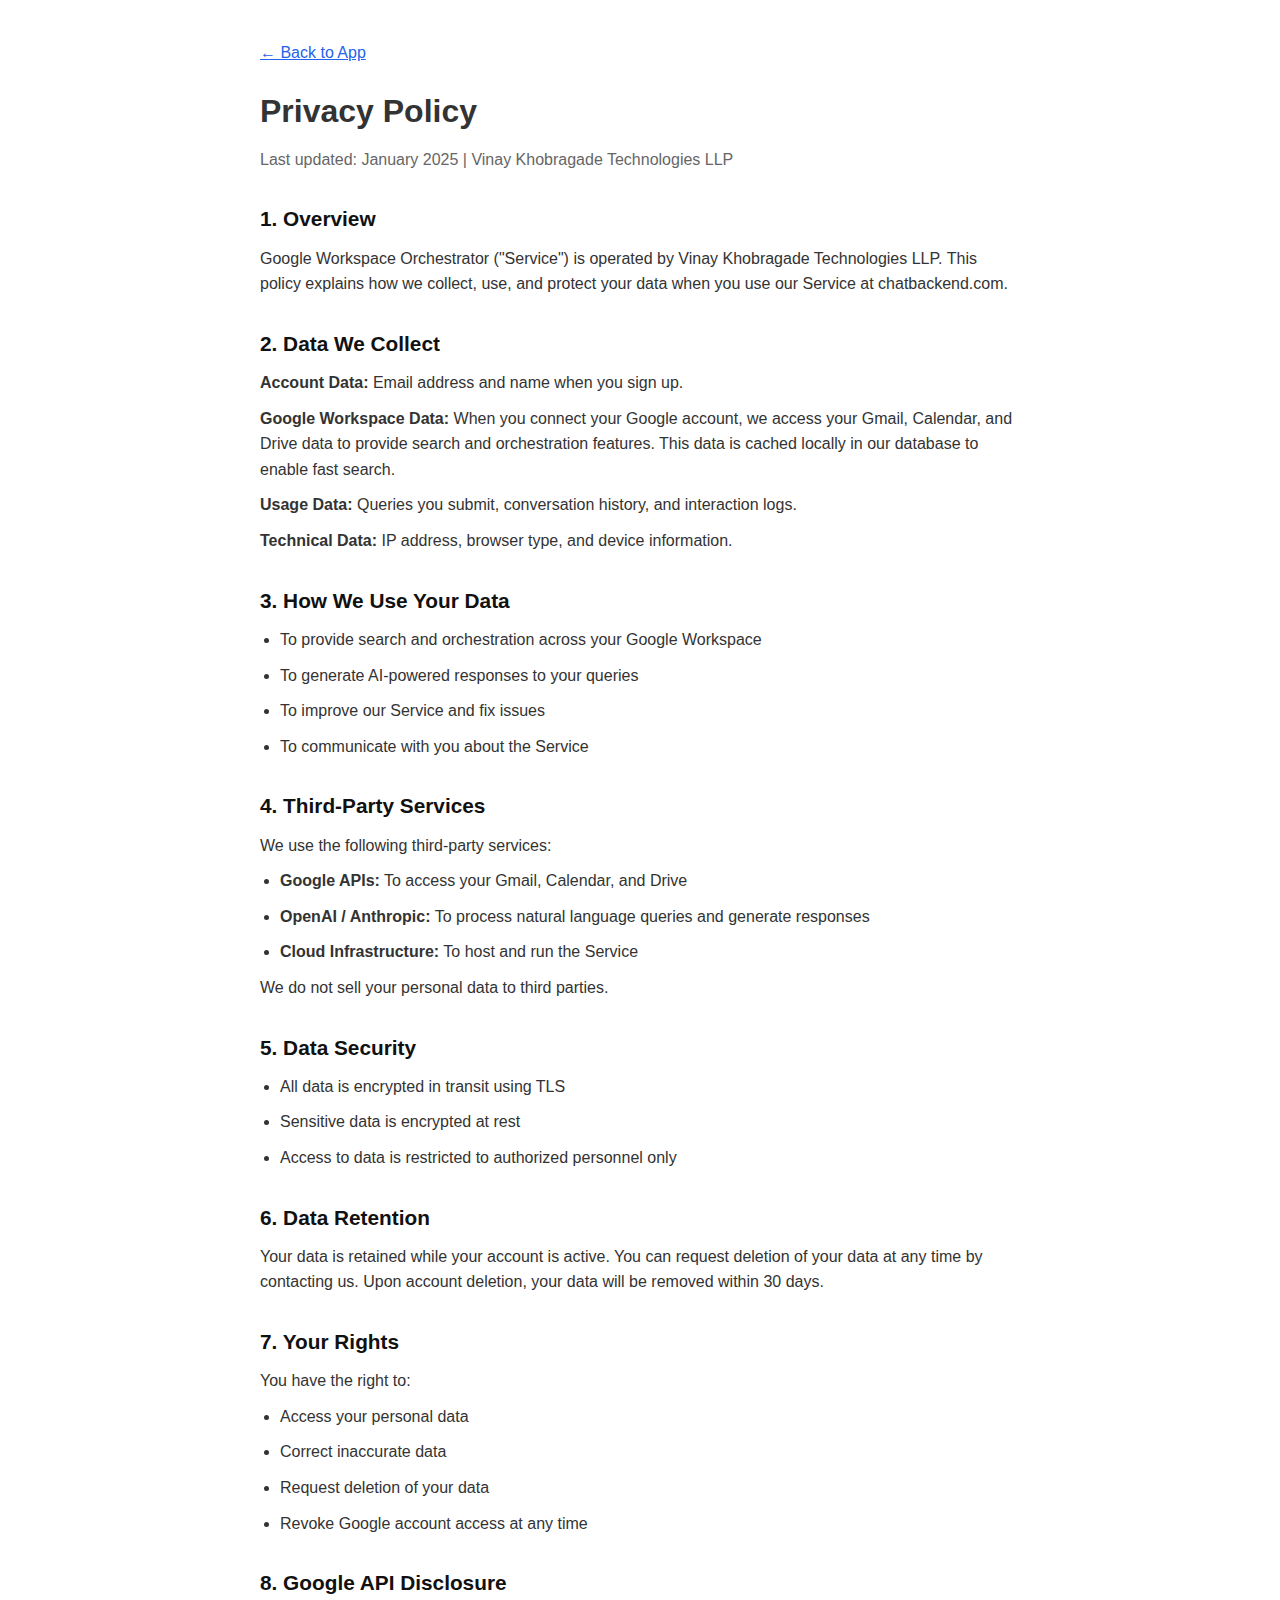
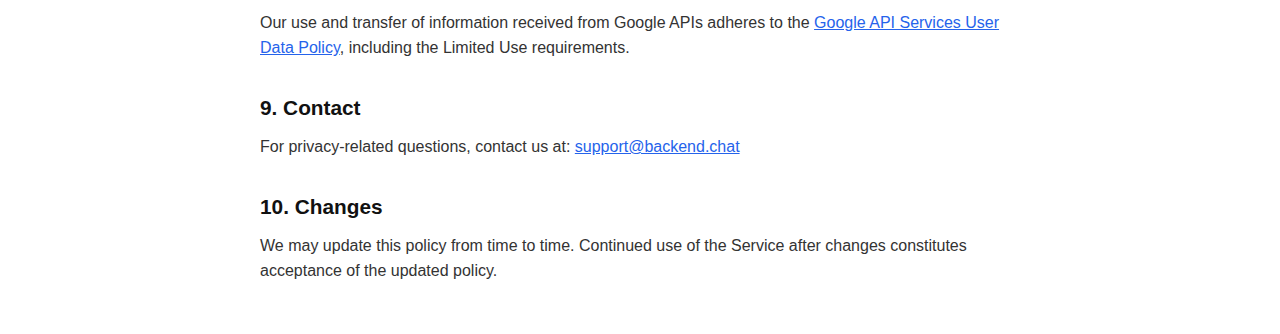
<file: app/static/privacy.html>
<!DOCTYPE html>
<html lang="en">
<head>
    <meta charset="UTF-8">
    <meta name="viewport" content="width=device-width, initial-scale=1.0">
    <title>Privacy Policy - Google Workspace Orchestrator</title>
    <style>
        * { margin: 0; padding: 0; box-sizing: border-box; }
        body { font-family: -apple-system, BlinkMacSystemFont, 'Segoe UI', Roboto, sans-serif; line-height: 1.6; color: #333; max-width: 800px; margin: 0 auto; padding: 40px 20px; }
        h1 { font-size: 2rem; margin-bottom: 10px; }
        h2 { font-size: 1.3rem; margin-top: 30px; margin-bottom: 10px; color: #111; }
        p, li { margin-bottom: 10px; }
        ul { margin-left: 20px; }
        .meta { color: #666; margin-bottom: 30px; }
        a { color: #2563eb; }
        .back { margin-bottom: 20px; }
    </style>
</head>
<body>
    <div class="back"><a href="/">&larr; Back to App</a></div>

    <h1>Privacy Policy</h1>
    <p class="meta">Last updated: January 2025 | Vinay Khobragade Technologies LLP</p>

    <h2>1. Overview</h2>
    <p>Google Workspace Orchestrator ("Service") is operated by Vinay Khobragade Technologies LLP. This policy explains how we collect, use, and protect your data when you use our Service at chatbackend.com.</p>

    <h2>2. Data We Collect</h2>
    <p><strong>Account Data:</strong> Email address and name when you sign up.</p>
    <p><strong>Google Workspace Data:</strong> When you connect your Google account, we access your Gmail, Calendar, and Drive data to provide search and orchestration features. This data is cached locally in our database to enable fast search.</p>
    <p><strong>Usage Data:</strong> Queries you submit, conversation history, and interaction logs.</p>
    <p><strong>Technical Data:</strong> IP address, browser type, and device information.</p>

    <h2>3. How We Use Your Data</h2>
    <ul>
        <li>To provide search and orchestration across your Google Workspace</li>
        <li>To generate AI-powered responses to your queries</li>
        <li>To improve our Service and fix issues</li>
        <li>To communicate with you about the Service</li>
    </ul>

    <h2>4. Third-Party Services</h2>
    <p>We use the following third-party services:</p>
    <ul>
        <li><strong>Google APIs:</strong> To access your Gmail, Calendar, and Drive</li>
        <li><strong>OpenAI / Anthropic:</strong> To process natural language queries and generate responses</li>
        <li><strong>Cloud Infrastructure:</strong> To host and run the Service</li>
    </ul>
    <p>We do not sell your personal data to third parties.</p>

    <h2>5. Data Security</h2>
    <ul>
        <li>All data is encrypted in transit using TLS</li>
        <li>Sensitive data is encrypted at rest</li>
        <li>Access to data is restricted to authorized personnel only</li>
    </ul>

    <h2>6. Data Retention</h2>
    <p>Your data is retained while your account is active. You can request deletion of your data at any time by contacting us. Upon account deletion, your data will be removed within 30 days.</p>

    <h2>7. Your Rights</h2>
    <p>You have the right to:</p>
    <ul>
        <li>Access your personal data</li>
        <li>Correct inaccurate data</li>
        <li>Request deletion of your data</li>
        <li>Revoke Google account access at any time</li>
    </ul>

    <h2>8. Google API Disclosure</h2>
    <p>Our use and transfer of information received from Google APIs adheres to the <a href="https://developers.google.com/terms/api-services-user-data-policy" target="_blank">Google API Services User Data Policy</a>, including the Limited Use requirements.</p>

    <h2>9. Contact</h2>
    <p>For privacy-related questions, contact us at: <a href="mailto:support@backend.chat">support@backend.chat</a></p>

    <h2>10. Changes</h2>
    <p>We may update this policy from time to time. Continued use of the Service after changes constitutes acceptance of the updated policy.</p>
</body>
</html>
</file>
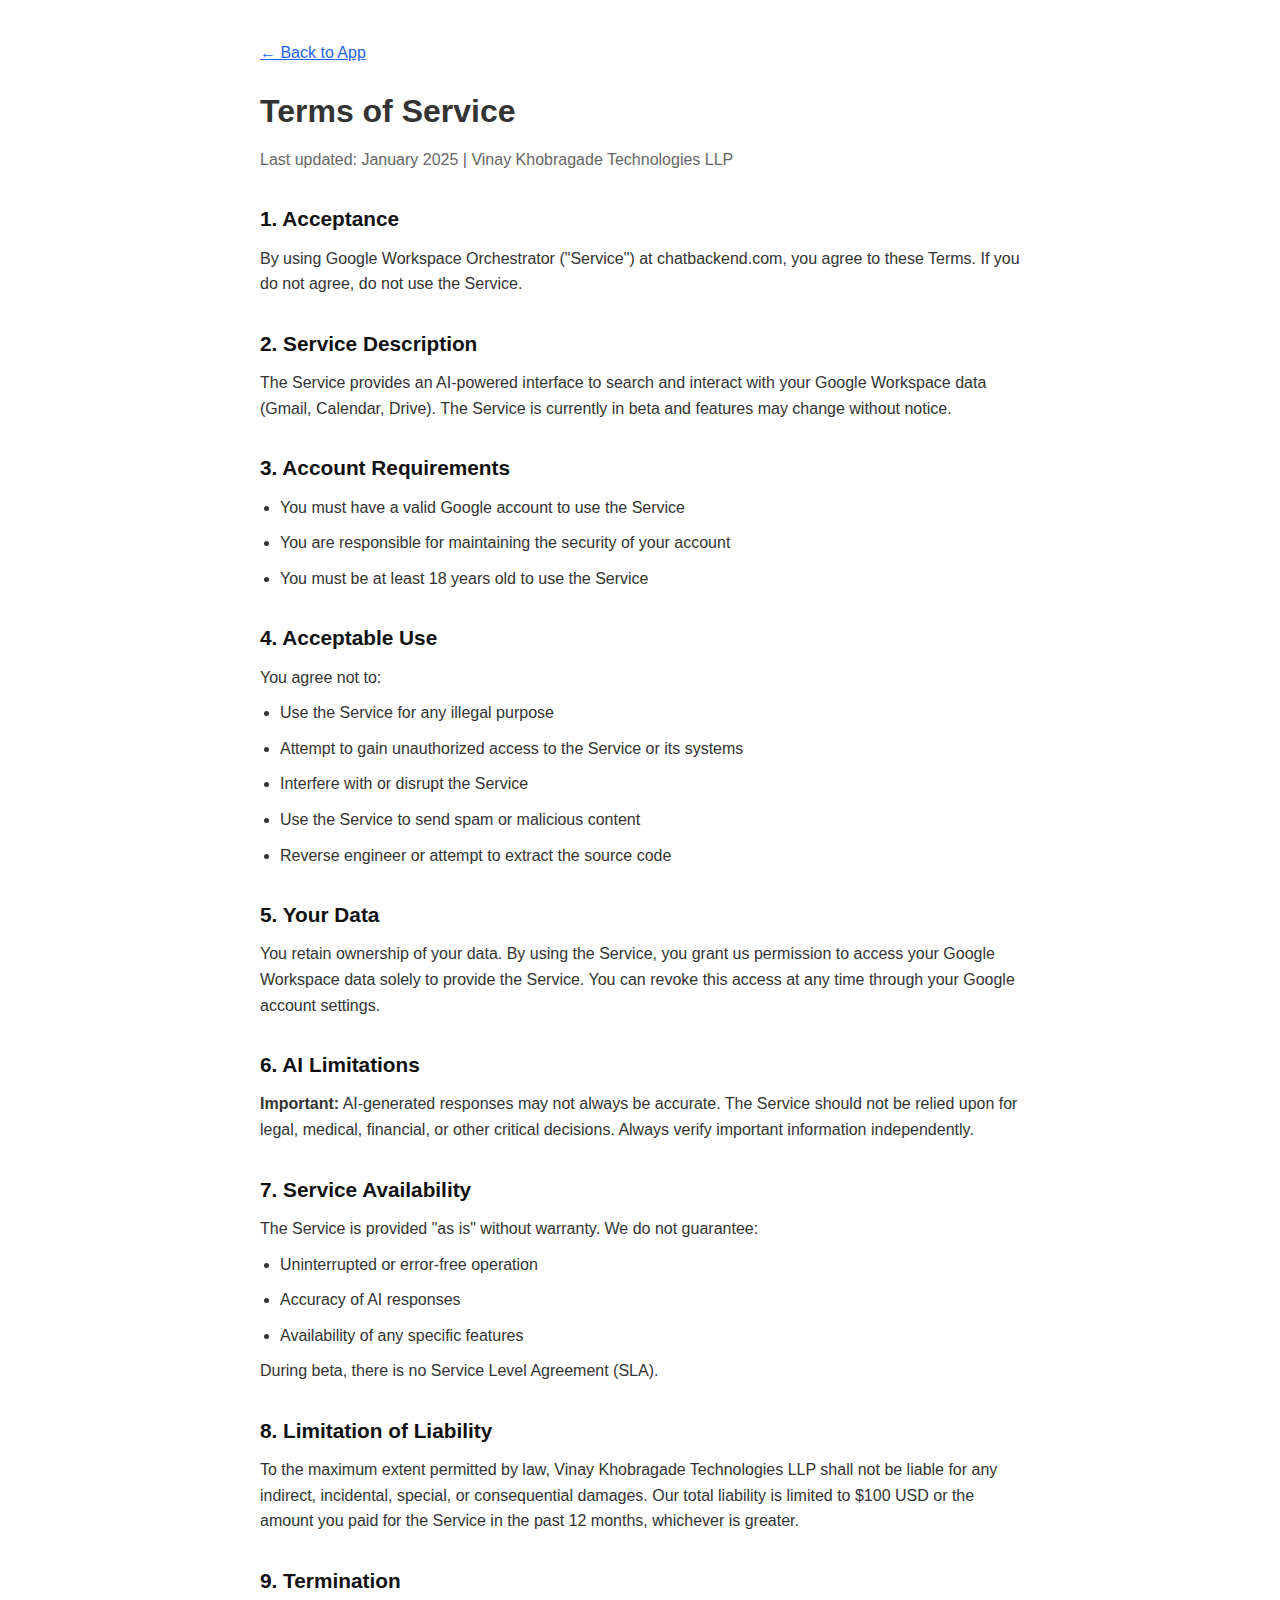
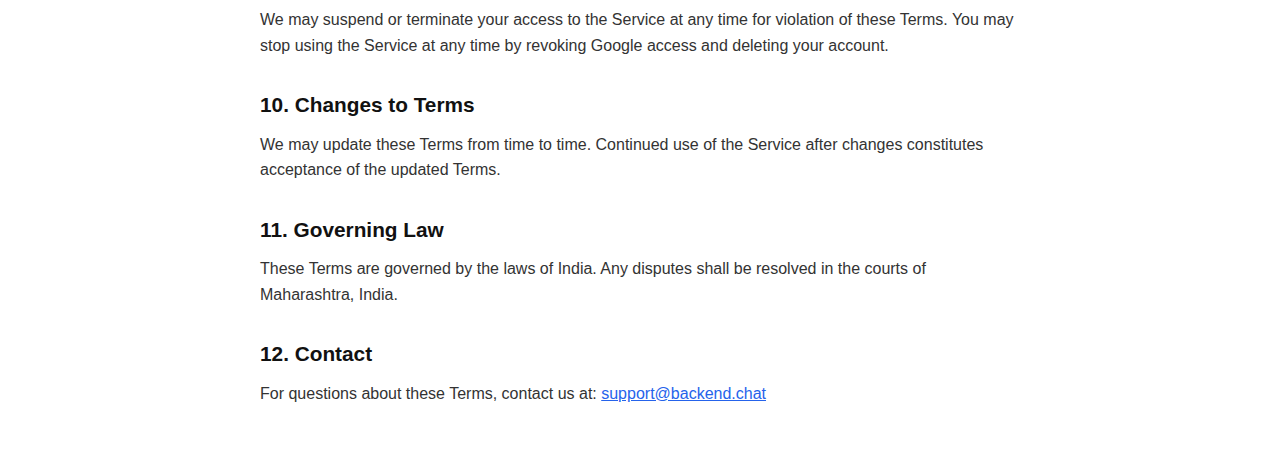
<file: app/static/terms.html>
<!DOCTYPE html>
<html lang="en">
<head>
    <meta charset="UTF-8">
    <meta name="viewport" content="width=device-width, initial-scale=1.0">
    <title>Terms of Service - Google Workspace Orchestrator</title>
    <style>
        * { margin: 0; padding: 0; box-sizing: border-box; }
        body { font-family: -apple-system, BlinkMacSystemFont, 'Segoe UI', Roboto, sans-serif; line-height: 1.6; color: #333; max-width: 800px; margin: 0 auto; padding: 40px 20px; }
        h1 { font-size: 2rem; margin-bottom: 10px; }
        h2 { font-size: 1.3rem; margin-top: 30px; margin-bottom: 10px; color: #111; }
        p, li { margin-bottom: 10px; }
        ul { margin-left: 20px; }
        .meta { color: #666; margin-bottom: 30px; }
        a { color: #2563eb; }
        .back { margin-bottom: 20px; }
    </style>
</head>
<body>
    <div class="back"><a href="/">&larr; Back to App</a></div>

    <h1>Terms of Service</h1>
    <p class="meta">Last updated: January 2025 | Vinay Khobragade Technologies LLP</p>

    <h2>1. Acceptance</h2>
    <p>By using Google Workspace Orchestrator ("Service") at chatbackend.com, you agree to these Terms. If you do not agree, do not use the Service.</p>

    <h2>2. Service Description</h2>
    <p>The Service provides an AI-powered interface to search and interact with your Google Workspace data (Gmail, Calendar, Drive). The Service is currently in beta and features may change without notice.</p>

    <h2>3. Account Requirements</h2>
    <ul>
        <li>You must have a valid Google account to use the Service</li>
        <li>You are responsible for maintaining the security of your account</li>
        <li>You must be at least 18 years old to use the Service</li>
    </ul>

    <h2>4. Acceptable Use</h2>
    <p>You agree not to:</p>
    <ul>
        <li>Use the Service for any illegal purpose</li>
        <li>Attempt to gain unauthorized access to the Service or its systems</li>
        <li>Interfere with or disrupt the Service</li>
        <li>Use the Service to send spam or malicious content</li>
        <li>Reverse engineer or attempt to extract the source code</li>
    </ul>

    <h2>5. Your Data</h2>
    <p>You retain ownership of your data. By using the Service, you grant us permission to access your Google Workspace data solely to provide the Service. You can revoke this access at any time through your Google account settings.</p>

    <h2>6. AI Limitations</h2>
    <p><strong>Important:</strong> AI-generated responses may not always be accurate. The Service should not be relied upon for legal, medical, financial, or other critical decisions. Always verify important information independently.</p>

    <h2>7. Service Availability</h2>
    <p>The Service is provided "as is" without warranty. We do not guarantee:</p>
    <ul>
        <li>Uninterrupted or error-free operation</li>
        <li>Accuracy of AI responses</li>
        <li>Availability of any specific features</li>
    </ul>
    <p>During beta, there is no Service Level Agreement (SLA).</p>

    <h2>8. Limitation of Liability</h2>
    <p>To the maximum extent permitted by law, Vinay Khobragade Technologies LLP shall not be liable for any indirect, incidental, special, or consequential damages. Our total liability is limited to $100 USD or the amount you paid for the Service in the past 12 months, whichever is greater.</p>

    <h2>9. Termination</h2>
    <p>We may suspend or terminate your access to the Service at any time for violation of these Terms. You may stop using the Service at any time by revoking Google access and deleting your account.</p>

    <h2>10. Changes to Terms</h2>
    <p>We may update these Terms from time to time. Continued use of the Service after changes constitutes acceptance of the updated Terms.</p>

    <h2>11. Governing Law</h2>
    <p>These Terms are governed by the laws of India. Any disputes shall be resolved in the courts of Maharashtra, India.</p>

    <h2>12. Contact</h2>
    <p>For questions about these Terms, contact us at: <a href="mailto:support@backend.chat">support@backend.chat</a></p>
</body>
</html>
</file>
